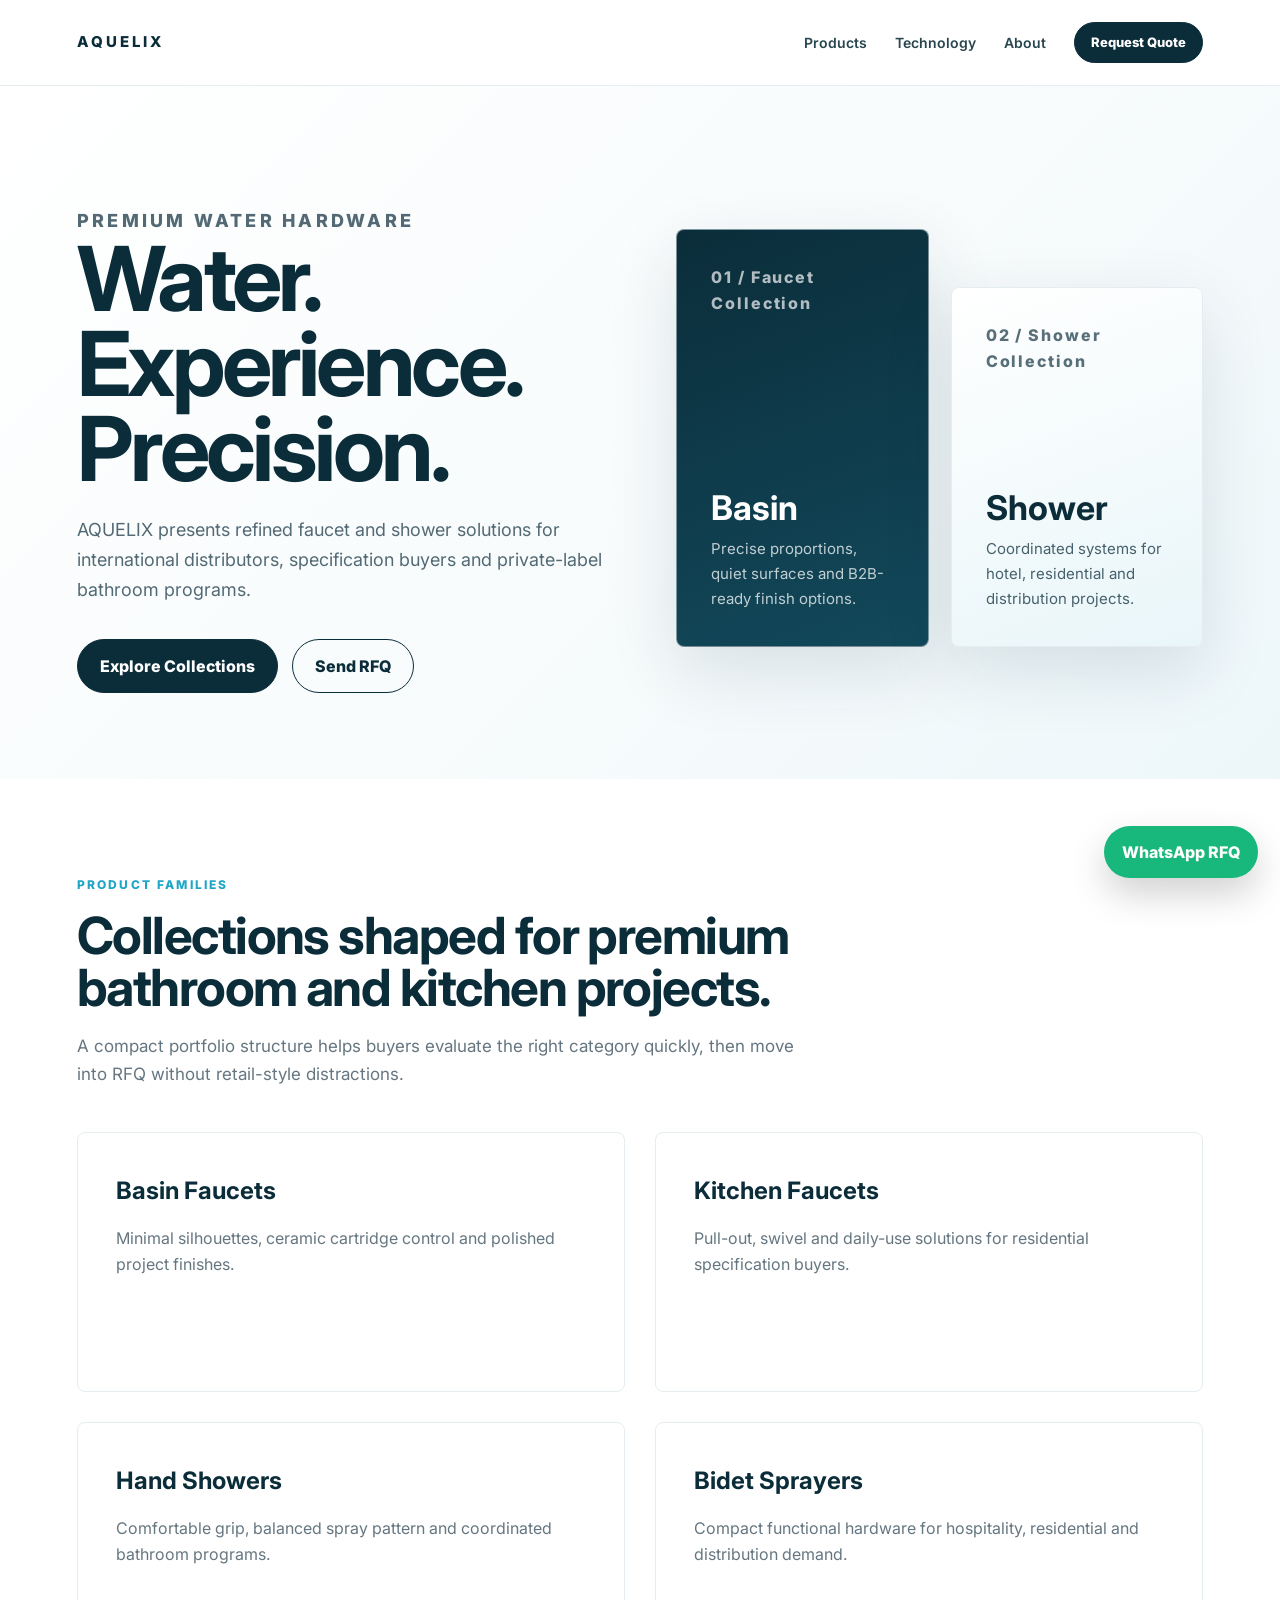
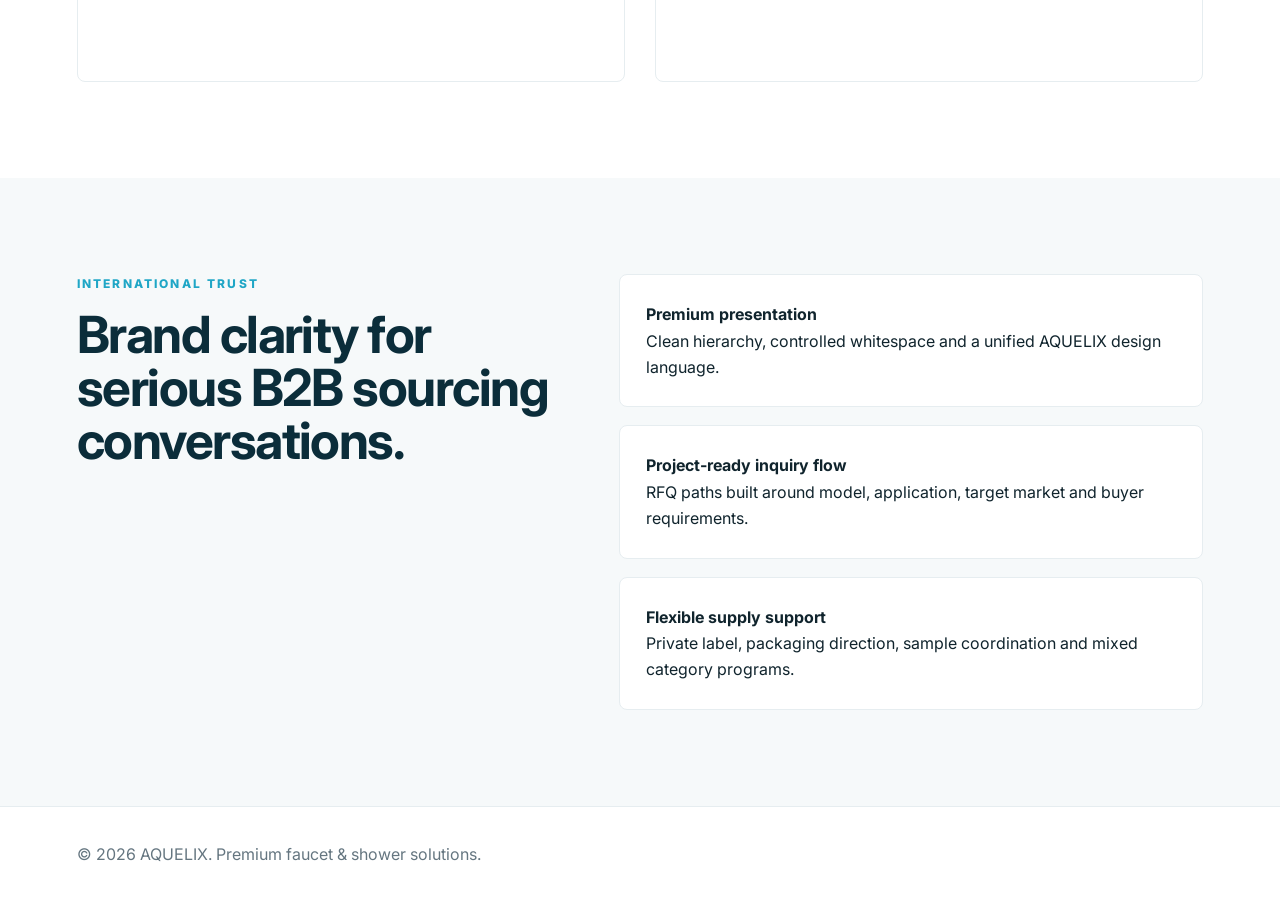
<file: index.html>
<!doctype html>
<html lang="en">
<head>
  <meta charset="utf-8" />
  <meta name="viewport" content="width=device-width, initial-scale=1" />
  <title>AQUELIX | Premium Faucet & Shower Solutions</title>
  <meta name="description" content="AQUELIX designs premium faucets, shower systems and bathroom hardware for global distributors, hotel projects and OEM/ODM programs." />
  <link rel="preconnect" href="https://fonts.googleapis.com">
  <link rel="preconnect" href="https://fonts.gstatic.com" crossorigin>
  <link href="https://fonts.googleapis.com/css2?family=Inter:wght@400;500;600;700;800&display=swap" rel="stylesheet">
  <link rel="stylesheet" href="assets/css/style.css" />
</head>
<body>
<header class="site-header">
  <a class="logo" href="index.html">AQUELIX</a>
  <nav>
    <a href="products.html">Products</a>
    <a href="technology.html">Technology</a>
    <a href="about.html">About</a>
    <a class="btn small" href="contact.html">Request Quote</a>
  </nav>
</header>

<main>
  <section class="hero">
    <div class="hero-copy">
      <p class="eyebrow">Premium water hardware</p>
      <h1>Water. Experience. Precision.</h1>
      <p>AQUELIX presents refined faucet and shower solutions for international distributors, specification buyers and private-label bathroom programs.</p>
      <div class="hero-actions">
        <a class="btn" href="products.html">Explore Collections</a>
        <a class="btn ghost" href="contact.html">Send RFQ</a>
      </div>
    </div>
    <div class="hero-panel" aria-label="AQUELIX product previews">
      <a class="water-card" href="products/basin-faucet-series.html">
        <span>01 / Faucet Collection</span>
        <div><h2>Basin</h2><p>Precise proportions, quiet surfaces and B2B-ready finish options.</p></div>
      </a>
      <a class="water-card" href="products/shower-system-series.html">
        <span>02 / Shower Collection</span>
        <div><h2>Shower</h2><p>Coordinated systems for hotel, residential and distribution projects.</p></div>
      </a>
    </div>
  </section>

  <section class="section">
    <p class="eyebrow">Product families</p>
    <h2>Collections shaped for premium bathroom and kitchen projects.</h2>
    <p class="section-lead">A compact portfolio structure helps buyers evaluate the right category quickly, then move into RFQ without retail-style distractions.</p>
    <div class="grid cards">
      <a class="card" href="products/basin-faucet-series.html"><h3>Basin Faucets</h3><p>Minimal silhouettes, ceramic cartridge control and polished project finishes.</p></a>
      <a class="card" href="products/kitchen-faucet-series.html"><h3>Kitchen Faucets</h3><p>Pull-out, swivel and daily-use solutions for residential specification buyers.</p></a>
      <a class="card" href="products/hand-shower-series.html"><h3>Hand Showers</h3><p>Comfortable grip, balanced spray pattern and coordinated bathroom programs.</p></a>
      <a class="card" href="products/bidet-sprayer-series.html"><h3>Bidet Sprayers</h3><p>Compact functional hardware for hospitality, residential and distribution demand.</p></a>
    </div>
  </section>

  <section class="split">
    <div>
      <p class="eyebrow">International trust</p>
      <h2>Brand clarity for serious B2B sourcing conversations.</h2>
    </div>
    <div class="features">
      <p><strong>Premium presentation</strong><br>Clean hierarchy, controlled whitespace and a unified AQUELIX design language.</p>
      <p><strong>Project-ready inquiry flow</strong><br>RFQ paths built around model, application, target market and buyer requirements.</p>
      <p><strong>Flexible supply support</strong><br>Private label, packaging direction, sample coordination and mixed category programs.</p>
    </div>
  </section>
</main>

<a class="whatsapp" href="https://wa.me/8613857854761" target="_blank" rel="noopener">WhatsApp RFQ</a>
<footer>© 2026 AQUELIX. Premium faucet & shower solutions.</footer>
<script src="assets/js/main.js"></script>
</body>
</html>
</file>
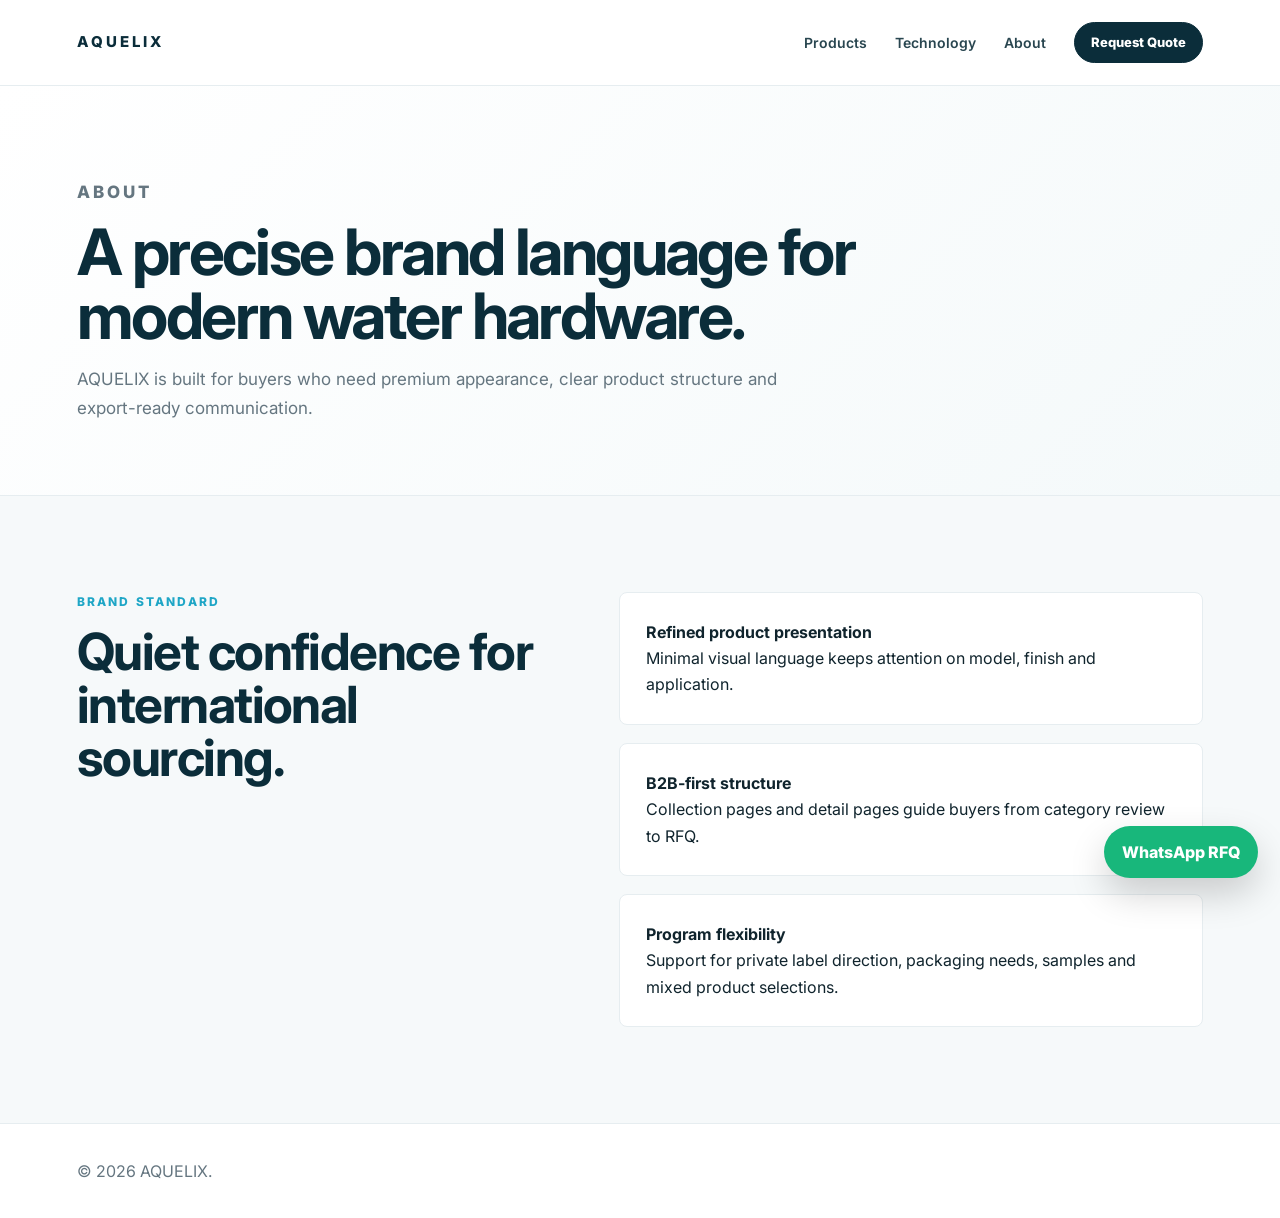
<file: about.html>
<!doctype html>
<html lang="en">
<head>
  <meta charset="utf-8" />
  <meta name="viewport" content="width=device-width, initial-scale=1" />
  <title>About AQUELIX | Premium Bathroom Hardware Supplier</title>
  <meta name="description" content="AQUELIX is a premium faucet and shower hardware brand for global distributors, project buyers and private-label bathroom programs." />
  <link rel="preconnect" href="https://fonts.googleapis.com">
  <link rel="preconnect" href="https://fonts.gstatic.com" crossorigin>
  <link href="https://fonts.googleapis.com/css2?family=Inter:wght@400;500;600;700;800&display=swap" rel="stylesheet">
  <link rel="stylesheet" href="assets/css/style.css" />
</head>
<body>
<header class="site-header"><a class="logo" href="index.html">AQUELIX</a><nav><a href="products.html">Products</a><a href="technology.html">Technology</a><a href="about.html">About</a><a class="btn small" href="contact.html">Request Quote</a></nav></header>
<main>
  <section class="page-hero"><p class="eyebrow">About</p><h1>A precise brand language for modern water hardware.</h1><p>AQUELIX is built for buyers who need premium appearance, clear product structure and export-ready communication.</p></section>
  <section class="split"><div><p class="eyebrow">Brand standard</p><h2>Quiet confidence for international sourcing.</h2></div><div class="features"><p><strong>Refined product presentation</strong><br>Minimal visual language keeps attention on model, finish and application.</p><p><strong>B2B-first structure</strong><br>Collection pages and detail pages guide buyers from category review to RFQ.</p><p><strong>Program flexibility</strong><br>Support for private label direction, packaging needs, samples and mixed product selections.</p></div></section>
</main>
<a class="whatsapp" href="https://wa.me/8613857854761" target="_blank" rel="noopener">WhatsApp RFQ</a><footer>© 2026 AQUELIX.</footer>
</body>
</html>
</file>
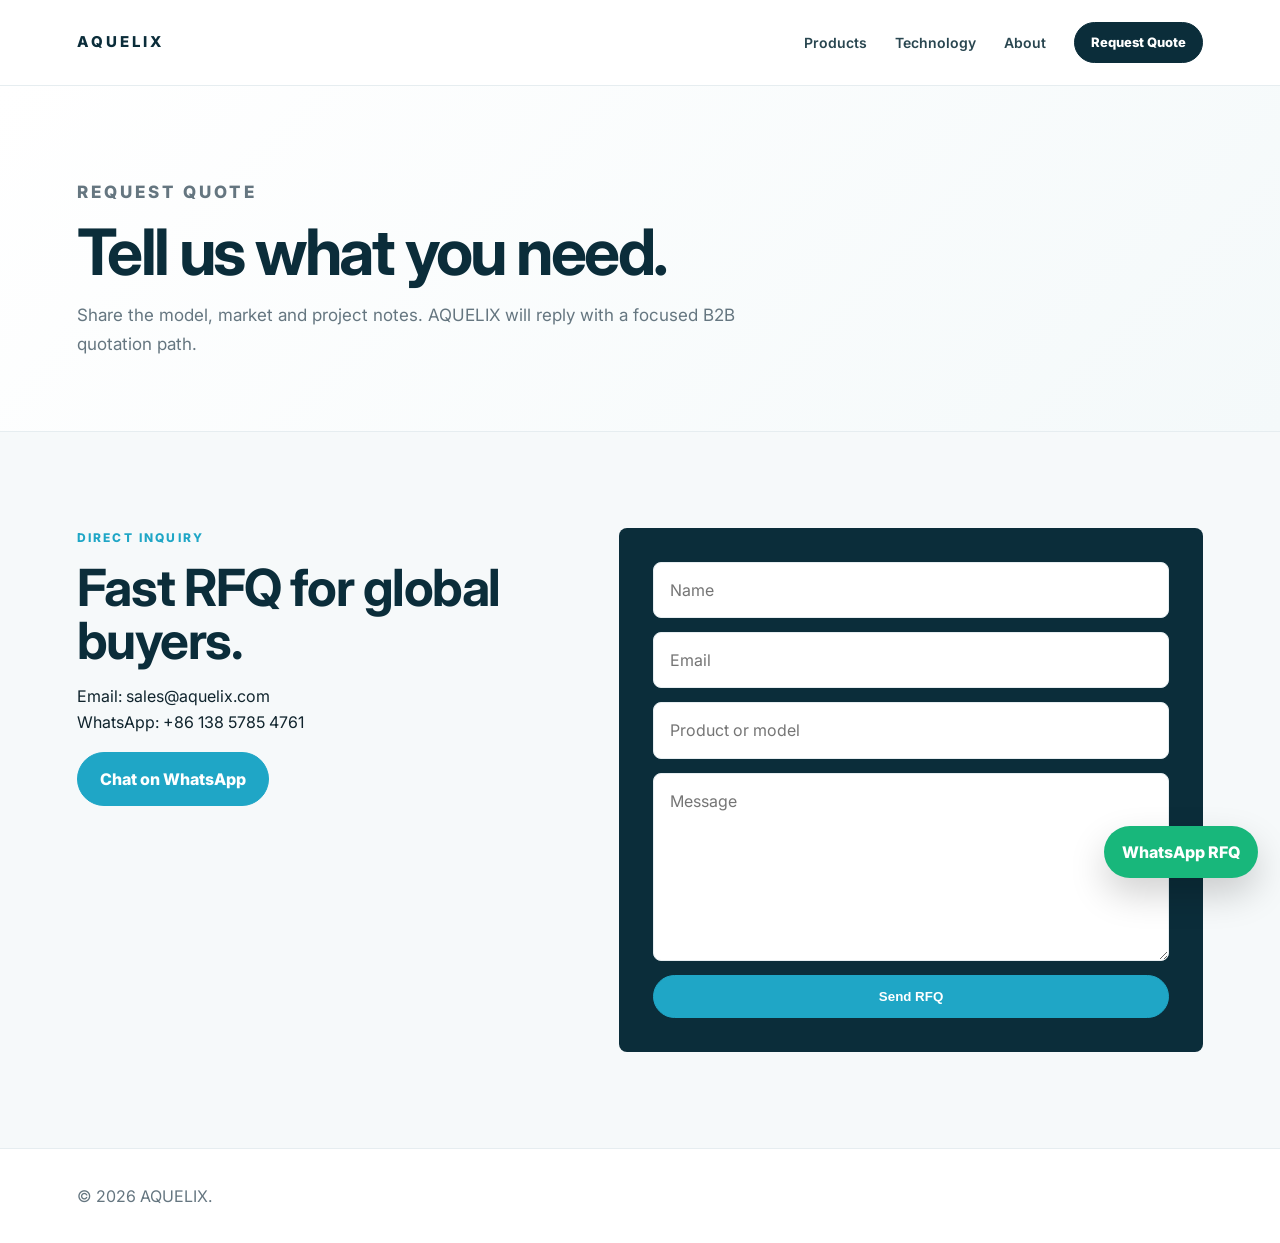
<file: contact.html>
<!doctype html>
<html lang="en">
<head>
  <meta charset="utf-8" />
  <meta name="viewport" content="width=device-width, initial-scale=1" />
  <title>Contact AQUELIX | Request Faucet & Shower Quote</title>
  <meta name="description" content="Send a simple RFQ to AQUELIX for premium faucets, shower systems, bathroom hardware and OEM/ODM B2B export projects." />
  <link rel="preconnect" href="https://fonts.googleapis.com">
  <link rel="preconnect" href="https://fonts.gstatic.com" crossorigin>
  <link href="https://fonts.googleapis.com/css2?family=Inter:wght@400;500;600;700;800&display=swap" rel="stylesheet">
  <link rel="stylesheet" href="assets/css/style.css" />
</head>
<body>
<header class="site-header"><a class="logo" href="index.html">AQUELIX</a><nav><a href="products.html">Products</a><a href="technology.html">Technology</a><a href="about.html">About</a><a class="btn small" href="contact.html">Request Quote</a></nav></header>
<main>
  <section class="page-hero"><p class="eyebrow">Request quote</p><h1>Tell us what you need.</h1><p>Share the model, market and project notes. AQUELIX will reply with a focused B2B quotation path.</p></section>
  <section class="split"><div><p class="eyebrow">Direct inquiry</p><h2>Fast RFQ for global buyers.</h2><p>Email: sales@aquelix.com<br>WhatsApp: +86 138 5785 4761</p><a class="btn accent" href="https://wa.me/8613857854761" target="_blank" rel="noopener">Chat on WhatsApp</a></div><div class="rfq-box"><form class="form" action="mailto:sales@aquelix.com" method="post" enctype="text/plain"><input name="name" placeholder="Name" required><input name="email" type="email" placeholder="Email" required><input id="product" name="product" placeholder="Product or model"><textarea name="message" rows="6" placeholder="Message"></textarea><button class="btn accent" type="submit">Send RFQ</button></form></div></section>
</main>
<a class="whatsapp" href="https://wa.me/8613857854761" target="_blank" rel="noopener">WhatsApp RFQ</a><footer>© 2026 AQUELIX.</footer><script src="assets/js/main.js"></script>
</body>
</html>
</file>
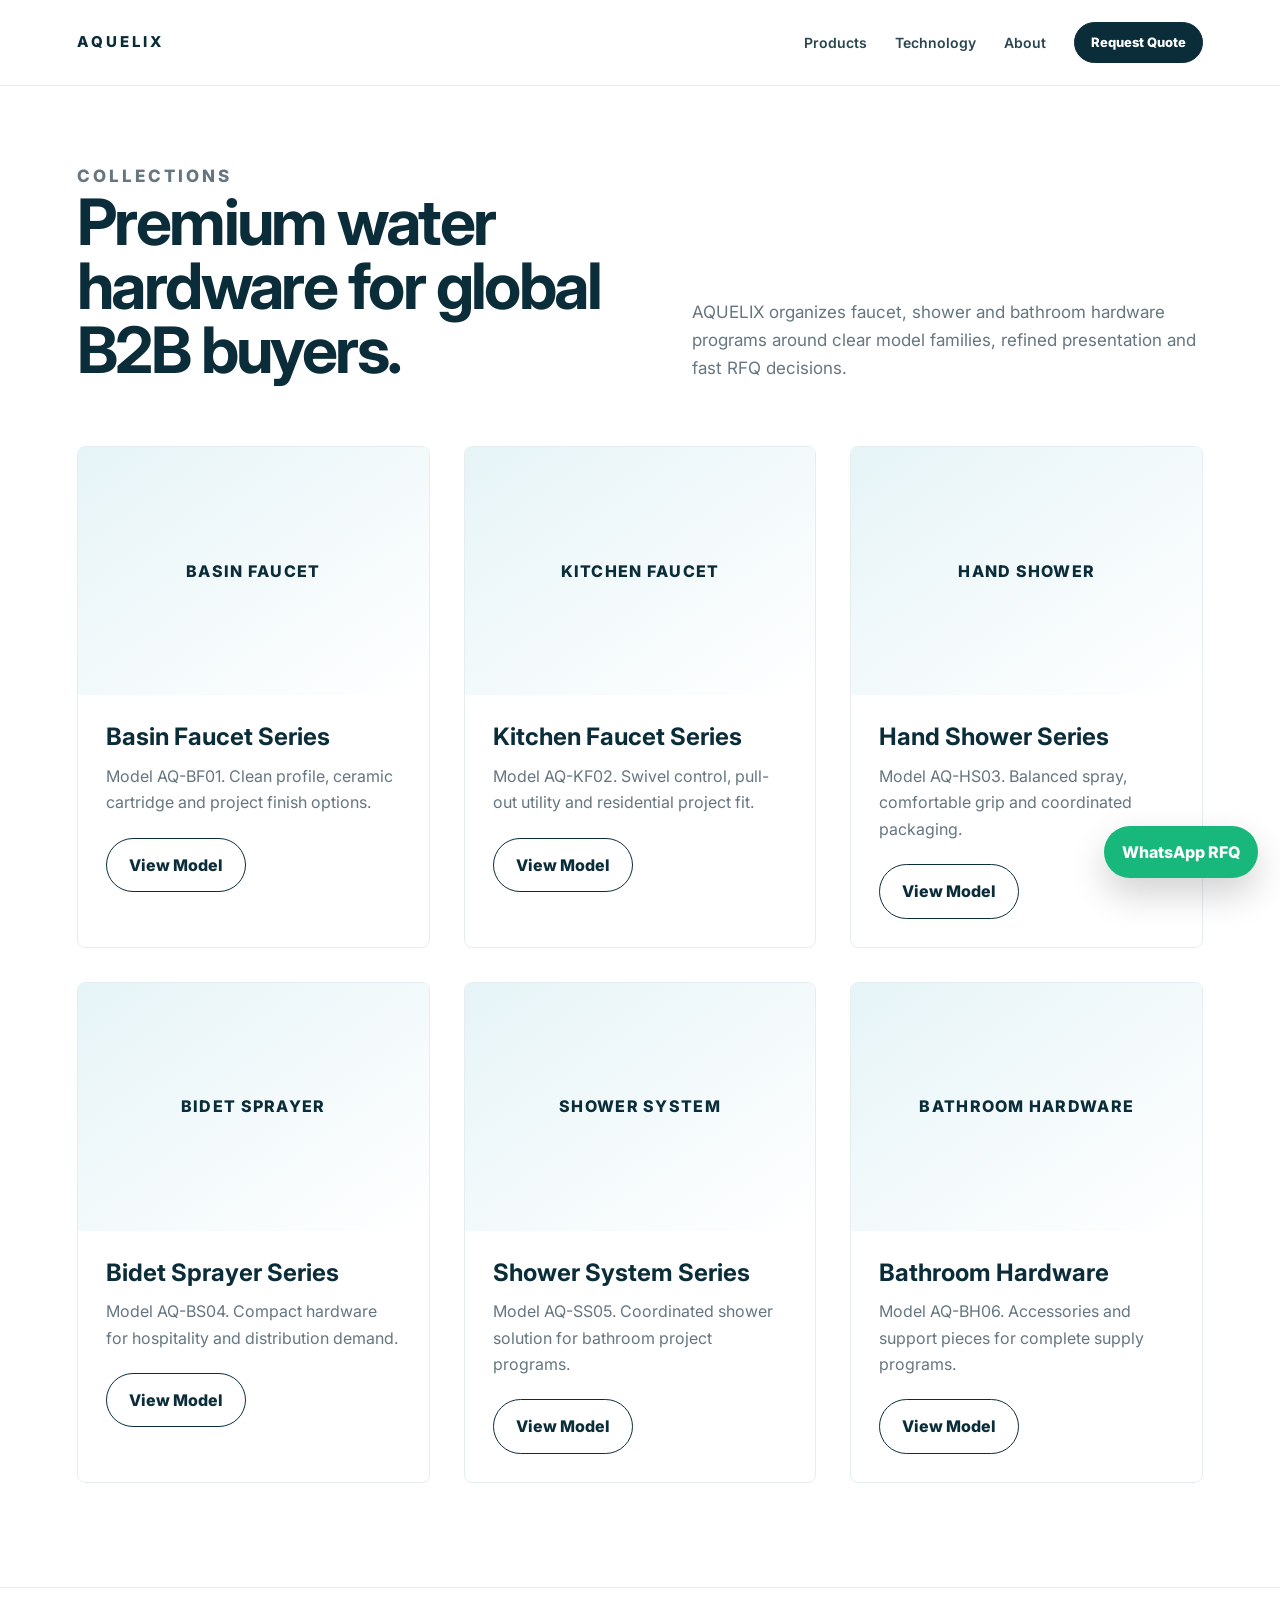
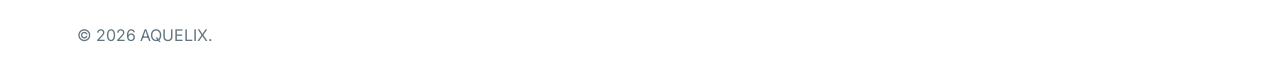
<file: products.html>
<!doctype html>
<html lang="en">
<head>
  <meta charset="utf-8" />
  <meta name="viewport" content="width=device-width, initial-scale=1" />
  <title>AQUELIX Collections | Faucets, Showers & Bathroom Hardware</title>
  <meta name="description" content="Explore AQUELIX premium faucet, shower, bidet sprayer and bathroom hardware collections for B2B export projects and private-label programs." />
  <link rel="preconnect" href="https://fonts.googleapis.com">
  <link rel="preconnect" href="https://fonts.gstatic.com" crossorigin>
  <link href="https://fonts.googleapis.com/css2?family=Inter:wght@400;500;600;700;800&display=swap" rel="stylesheet">
  <link rel="stylesheet" href="assets/css/style.css" />
</head>
<body>
<header class="site-header"><a class="logo" href="index.html">AQUELIX</a><nav><a href="products.html">Products</a><a href="technology.html">Technology</a><a href="about.html">About</a><a class="btn small" href="contact.html">Request Quote</a></nav></header>
<main>
  <section class="collection-header">
    <div><p class="eyebrow">Collections</p><h1>Premium water hardware for global B2B buyers.</h1></div>
    <p>AQUELIX organizes faucet, shower and bathroom hardware programs around clear model families, refined presentation and fast RFQ decisions.</p>
  </section>
  <section class="product-grid" aria-label="AQUELIX product collections">
    <article class="product-card" data-category="basin"><a href="products/basin-faucet-series.html"><div class="product-media">BASIN FAUCET</div><div class="product-body"><h2>Basin Faucet Series</h2><p>Model AQ-BF01. Clean profile, ceramic cartridge and project finish options.</p><span class="btn ghost">View Model</span></div></a></article>
    <article class="product-card" data-category="kitchen"><a href="products/kitchen-faucet-series.html"><div class="product-media">KITCHEN FAUCET</div><div class="product-body"><h2>Kitchen Faucet Series</h2><p>Model AQ-KF02. Swivel control, pull-out utility and residential project fit.</p><span class="btn ghost">View Model</span></div></a></article>
    <article class="product-card" data-category="shower"><a href="products/hand-shower-series.html"><div class="product-media">HAND SHOWER</div><div class="product-body"><h2>Hand Shower Series</h2><p>Model AQ-HS03. Balanced spray, comfortable grip and coordinated packaging.</p><span class="btn ghost">View Model</span></div></a></article>
    <article class="product-card" data-category="bidet"><a href="products/bidet-sprayer-series.html"><div class="product-media">BIDET SPRAYER</div><div class="product-body"><h2>Bidet Sprayer Series</h2><p>Model AQ-BS04. Compact hardware for hospitality and distribution demand.</p><span class="btn ghost">View Model</span></div></a></article>
    <article class="product-card" data-category="shower"><a href="products/shower-system-series.html"><div class="product-media">SHOWER SYSTEM</div><div class="product-body"><h2>Shower System Series</h2><p>Model AQ-SS05. Coordinated shower solution for bathroom project programs.</p><span class="btn ghost">View Model</span></div></a></article>
    <article class="product-card" data-category="bathroom"><a href="products/bathroom-hardware.html"><div class="product-media">BATHROOM HARDWARE</div><div class="product-body"><h2>Bathroom Hardware</h2><p>Model AQ-BH06. Accessories and support pieces for complete supply programs.</p><span class="btn ghost">View Model</span></div></a></article>
  </section>
</main>
<a class="whatsapp" href="https://wa.me/8613857854761" target="_blank" rel="noopener">WhatsApp RFQ</a><footer>© 2026 AQUELIX.</footer><script src="assets/js/main.js"></script>
</body>
</html>
</file>
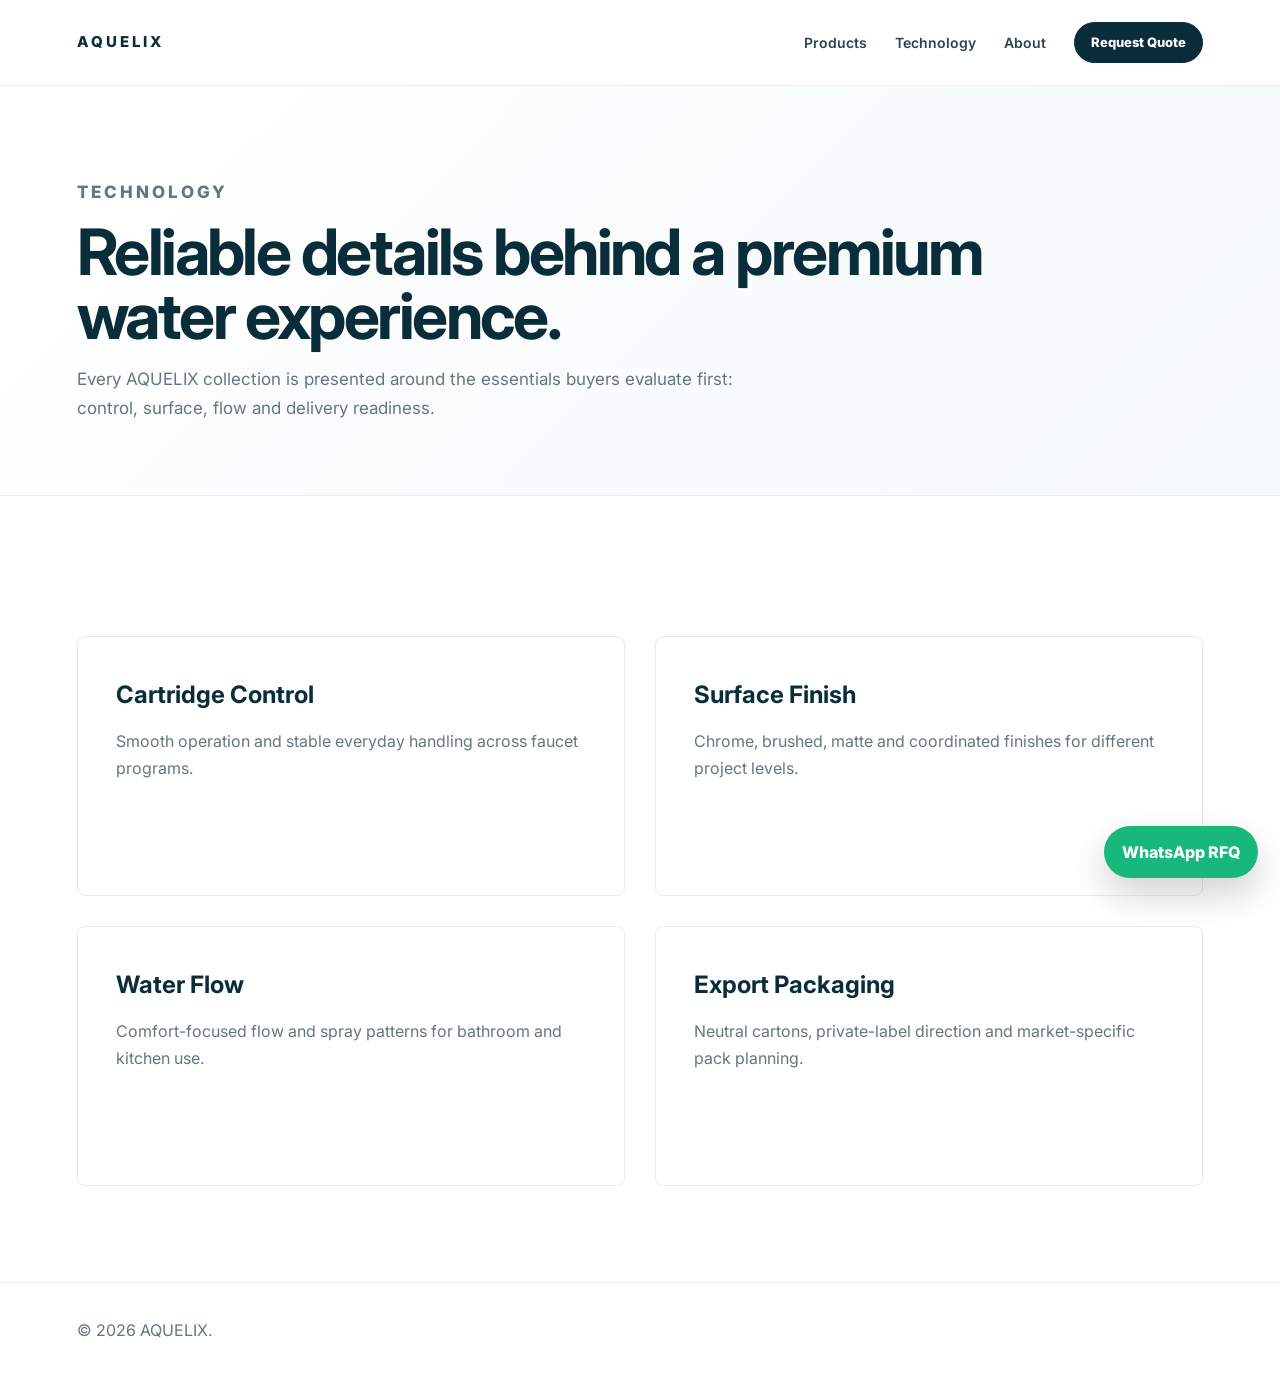
<file: technology.html>
<!doctype html>
<html lang="en">
<head>
  <meta charset="utf-8" />
  <meta name="viewport" content="width=device-width, initial-scale=1" />
  <title>AQUELIX Technology | Faucet Quality & Project Supply</title>
  <meta name="description" content="AQUELIX focuses on cartridge control, surface finish, water flow and packaging details for premium faucet and shower project supply." />
  <link rel="preconnect" href="https://fonts.googleapis.com">
  <link rel="preconnect" href="https://fonts.gstatic.com" crossorigin>
  <link href="https://fonts.googleapis.com/css2?family=Inter:wght@400;500;600;700;800&display=swap" rel="stylesheet">
  <link rel="stylesheet" href="assets/css/style.css" />
</head>
<body>
<header class="site-header"><a class="logo" href="index.html">AQUELIX</a><nav><a href="products.html">Products</a><a href="technology.html">Technology</a><a href="about.html">About</a><a class="btn small" href="contact.html">Request Quote</a></nav></header>
<main>
  <section class="page-hero"><p class="eyebrow">Technology</p><h1>Reliable details behind a premium water experience.</h1><p>Every AQUELIX collection is presented around the essentials buyers evaluate first: control, surface, flow and delivery readiness.</p></section>
  <section class="section"><div class="grid cards"><div class="card"><h3>Cartridge Control</h3><p>Smooth operation and stable everyday handling across faucet programs.</p></div><div class="card"><h3>Surface Finish</h3><p>Chrome, brushed, matte and coordinated finishes for different project levels.</p></div><div class="card"><h3>Water Flow</h3><p>Comfort-focused flow and spray patterns for bathroom and kitchen use.</p></div><div class="card"><h3>Export Packaging</h3><p>Neutral cartons, private-label direction and market-specific pack planning.</p></div></div></section>
</main>
<a class="whatsapp" href="https://wa.me/8613857854761" target="_blank" rel="noopener">WhatsApp RFQ</a><footer>© 2026 AQUELIX.</footer>
</body>
</html>
</file>
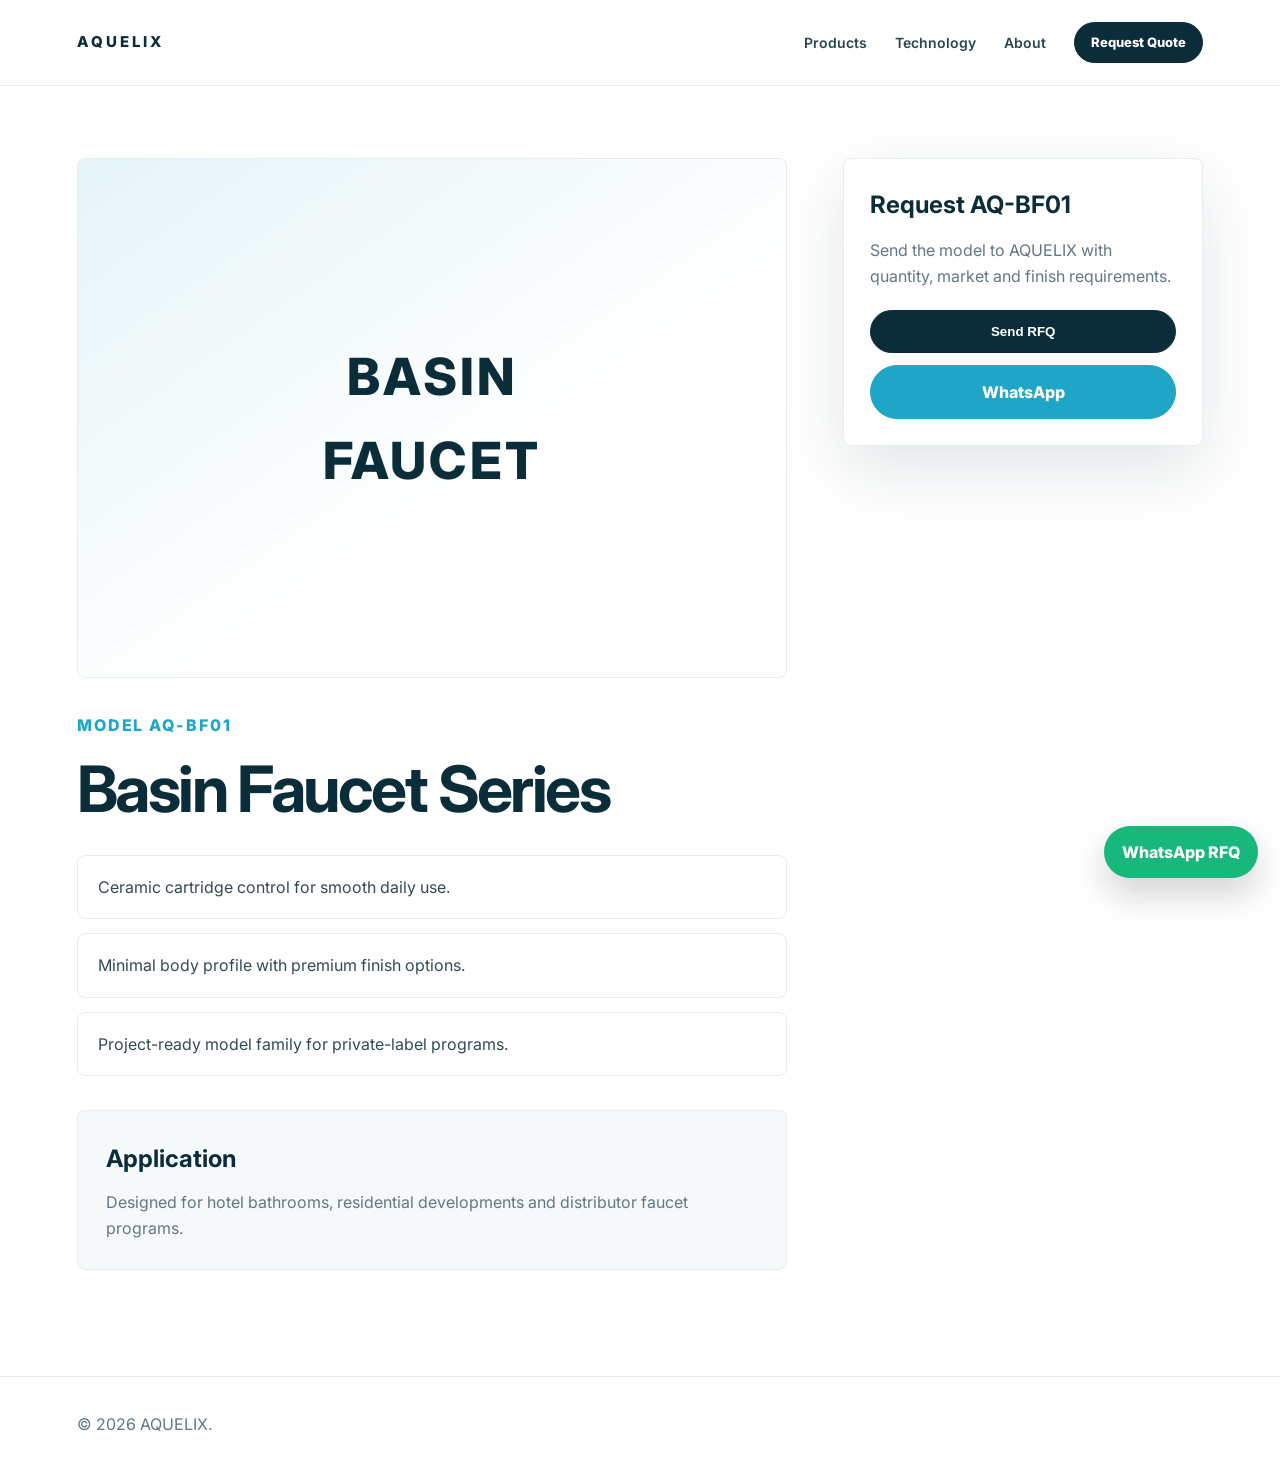
<file: products/basin-faucet-series.html>
<!doctype html>
<html lang="en">
<head>
  <meta charset="utf-8" />
  <meta name="viewport" content="width=device-width, initial-scale=1" />
  <title>AQ-BF01 Basin Faucet Series | AQUELIX</title>
  <meta name="description" content="AQUELIX AQ-BF01 Basin Faucet Series for premium bathroom projects, distributors and private-label B2B programs." />
  <link rel="preconnect" href="https://fonts.googleapis.com">
  <link rel="preconnect" href="https://fonts.gstatic.com" crossorigin>
  <link href="https://fonts.googleapis.com/css2?family=Inter:wght@400;500;600;700;800&display=swap" rel="stylesheet">
  <link rel="stylesheet" href="../assets/css/style.css" />
  <script type="application/ld+json">{"@context":"https://schema.org","@type":"Product","name":"AQUELIX AQ-BF01 Basin Faucet Series","model":"AQ-BF01","brand":{"@type":"Brand","name":"AQUELIX"},"category":"Basin Faucet","description":"Premium basin faucet series for bathroom projects, distributors and private-label programs."}</script>
</head>
<body>
<header class="site-header"><a class="logo" href="../index.html">AQUELIX</a><nav><a href="../products.html">Products</a><a href="../technology.html">Technology</a><a href="../about.html">About</a><a class="btn small" href="../contact.html">Request Quote</a></nav></header>
<main class="product-page">
  <section class="product-copy"><p class="model">Model AQ-BF01</p><h1>Basin Faucet Series</h1><div class="product-visual" aria-label="Basin Faucet Series product visual">BASIN<br>FAUCET</div><ul class="feature-list"><li>Ceramic cartridge control for smooth daily use.</li><li>Minimal body profile with premium finish options.</li><li>Project-ready model family for private-label programs.</li></ul><div class="application"><h2>Application</h2><p>Designed for hotel bathrooms, residential developments and distributor faucet programs.</p></div></section>
  <aside class="sticky-rfq"><h2>Request AQ-BF01</h2><p>Send the model to AQUELIX with quantity, market and finish requirements.</p><div class="sticky-actions"><button class="btn" data-rfq="AQ-BF01 Basin Faucet Series" data-contact="../contact.html">Send RFQ</button><a class="btn accent" href="https://wa.me/8613857854761?text=AQ-BF01%20Basin%20Faucet%20Series" target="_blank" rel="noopener">WhatsApp</a></div></aside>
</main>
<a class="whatsapp" href="https://wa.me/8613857854761" target="_blank" rel="noopener">WhatsApp RFQ</a><footer>© 2026 AQUELIX.</footer><script src="../assets/js/main.js"></script>
</body>
</html>
</file>
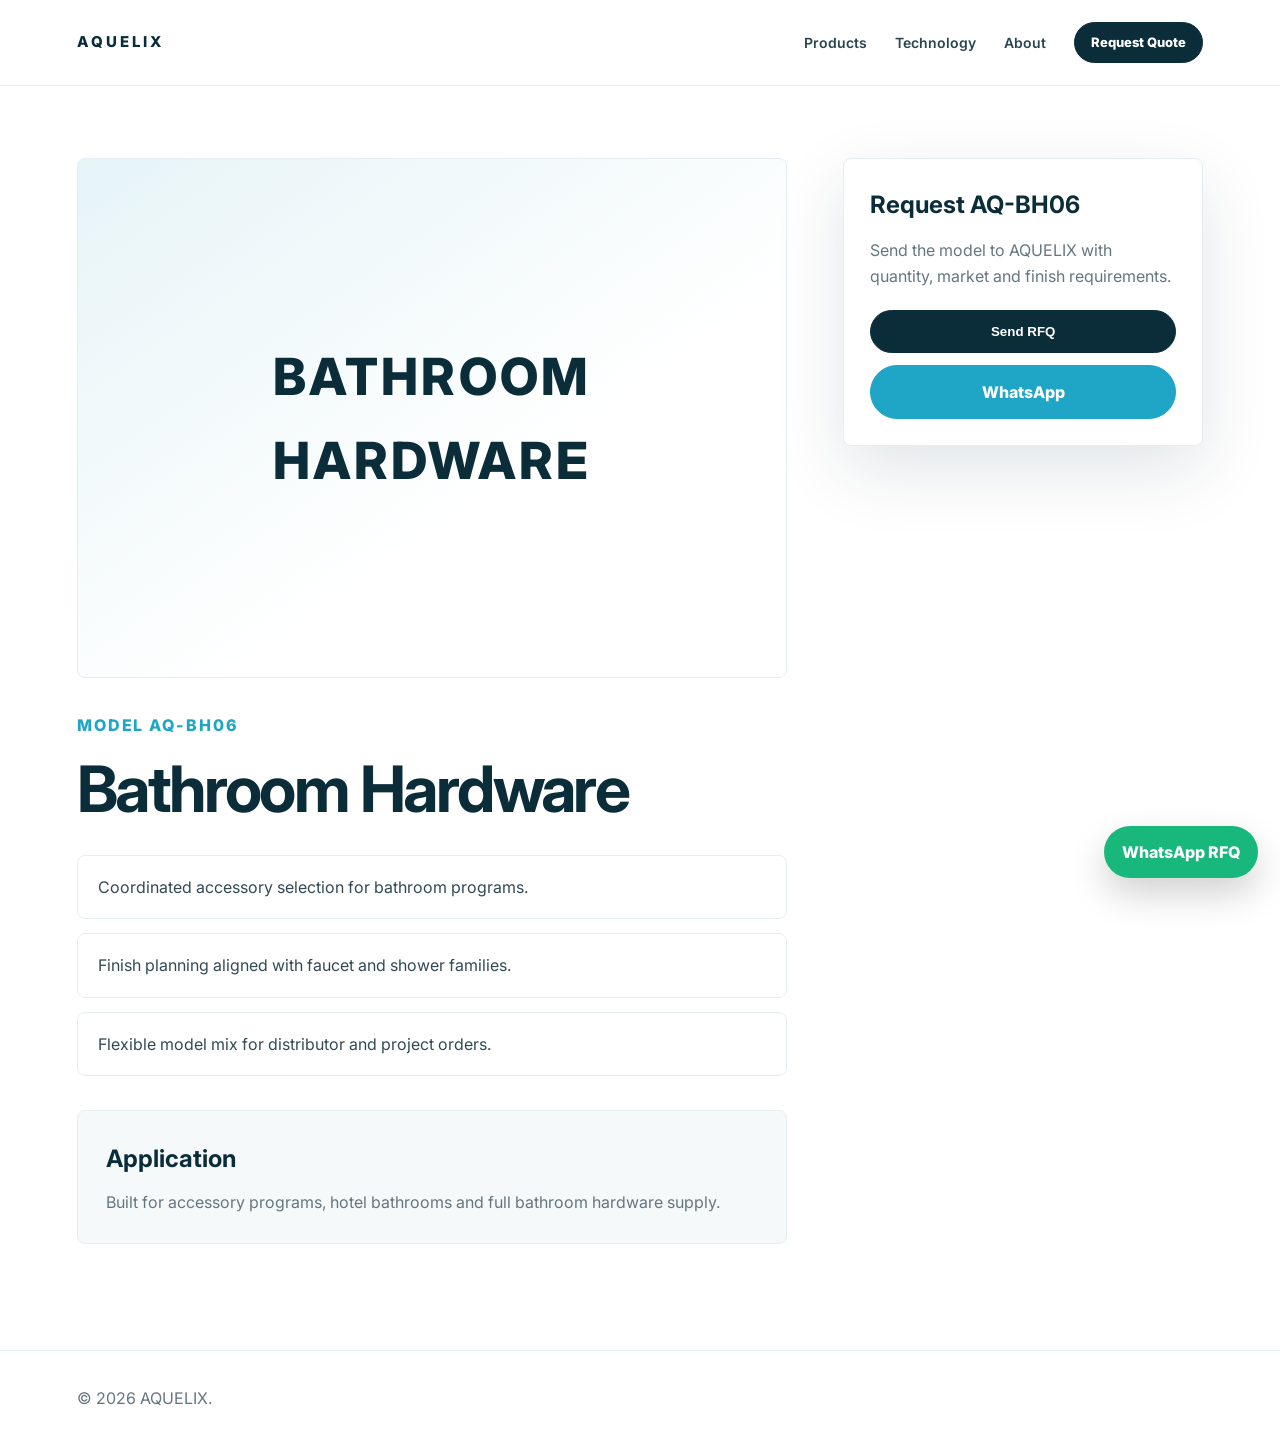
<file: products/bathroom-hardware.html>
<!doctype html>
<html lang="en">
<head>
  <meta charset="utf-8" />
  <meta name="viewport" content="width=device-width, initial-scale=1" />
  <title>AQ-BH06 Bathroom Hardware | AQUELIX</title>
  <meta name="description" content="AQUELIX AQ-BH06 Bathroom Hardware for accessory programs, project supply and premium B2B bathroom sourcing." />
  <link rel="preconnect" href="https://fonts.googleapis.com">
  <link rel="preconnect" href="https://fonts.gstatic.com" crossorigin>
  <link href="https://fonts.googleapis.com/css2?family=Inter:wght@400;500;600;700;800&display=swap" rel="stylesheet">
  <link rel="stylesheet" href="../assets/css/style.css" />
  <script type="application/ld+json">{"@context":"https://schema.org","@type":"Product","name":"AQUELIX AQ-BH06 Bathroom Hardware","model":"AQ-BH06","brand":{"@type":"Brand","name":"AQUELIX"},"category":"Bathroom Hardware","description":"Bathroom hardware series for accessory programs, project supply and premium B2B sourcing."}</script>
</head>
<body>
<header class="site-header"><a class="logo" href="../index.html">AQUELIX</a><nav><a href="../products.html">Products</a><a href="../technology.html">Technology</a><a href="../about.html">About</a><a class="btn small" href="../contact.html">Request Quote</a></nav></header>
<main class="product-page">
  <section class="product-copy"><p class="model">Model AQ-BH06</p><h1>Bathroom Hardware</h1><div class="product-visual" aria-label="Bathroom Hardware product visual">BATHROOM<br>HARDWARE</div><ul class="feature-list"><li>Coordinated accessory selection for bathroom programs.</li><li>Finish planning aligned with faucet and shower families.</li><li>Flexible model mix for distributor and project orders.</li></ul><div class="application"><h2>Application</h2><p>Built for accessory programs, hotel bathrooms and full bathroom hardware supply.</p></div></section>
  <aside class="sticky-rfq"><h2>Request AQ-BH06</h2><p>Send the model to AQUELIX with quantity, market and finish requirements.</p><div class="sticky-actions"><button class="btn" data-rfq="AQ-BH06 Bathroom Hardware" data-contact="../contact.html">Send RFQ</button><a class="btn accent" href="https://wa.me/8613857854761?text=AQ-BH06%20Bathroom%20Hardware" target="_blank" rel="noopener">WhatsApp</a></div></aside>
</main>
<a class="whatsapp" href="https://wa.me/8613857854761" target="_blank" rel="noopener">WhatsApp RFQ</a><footer>© 2026 AQUELIX.</footer><script src="../assets/js/main.js"></script>
</body>
</html>
</file>
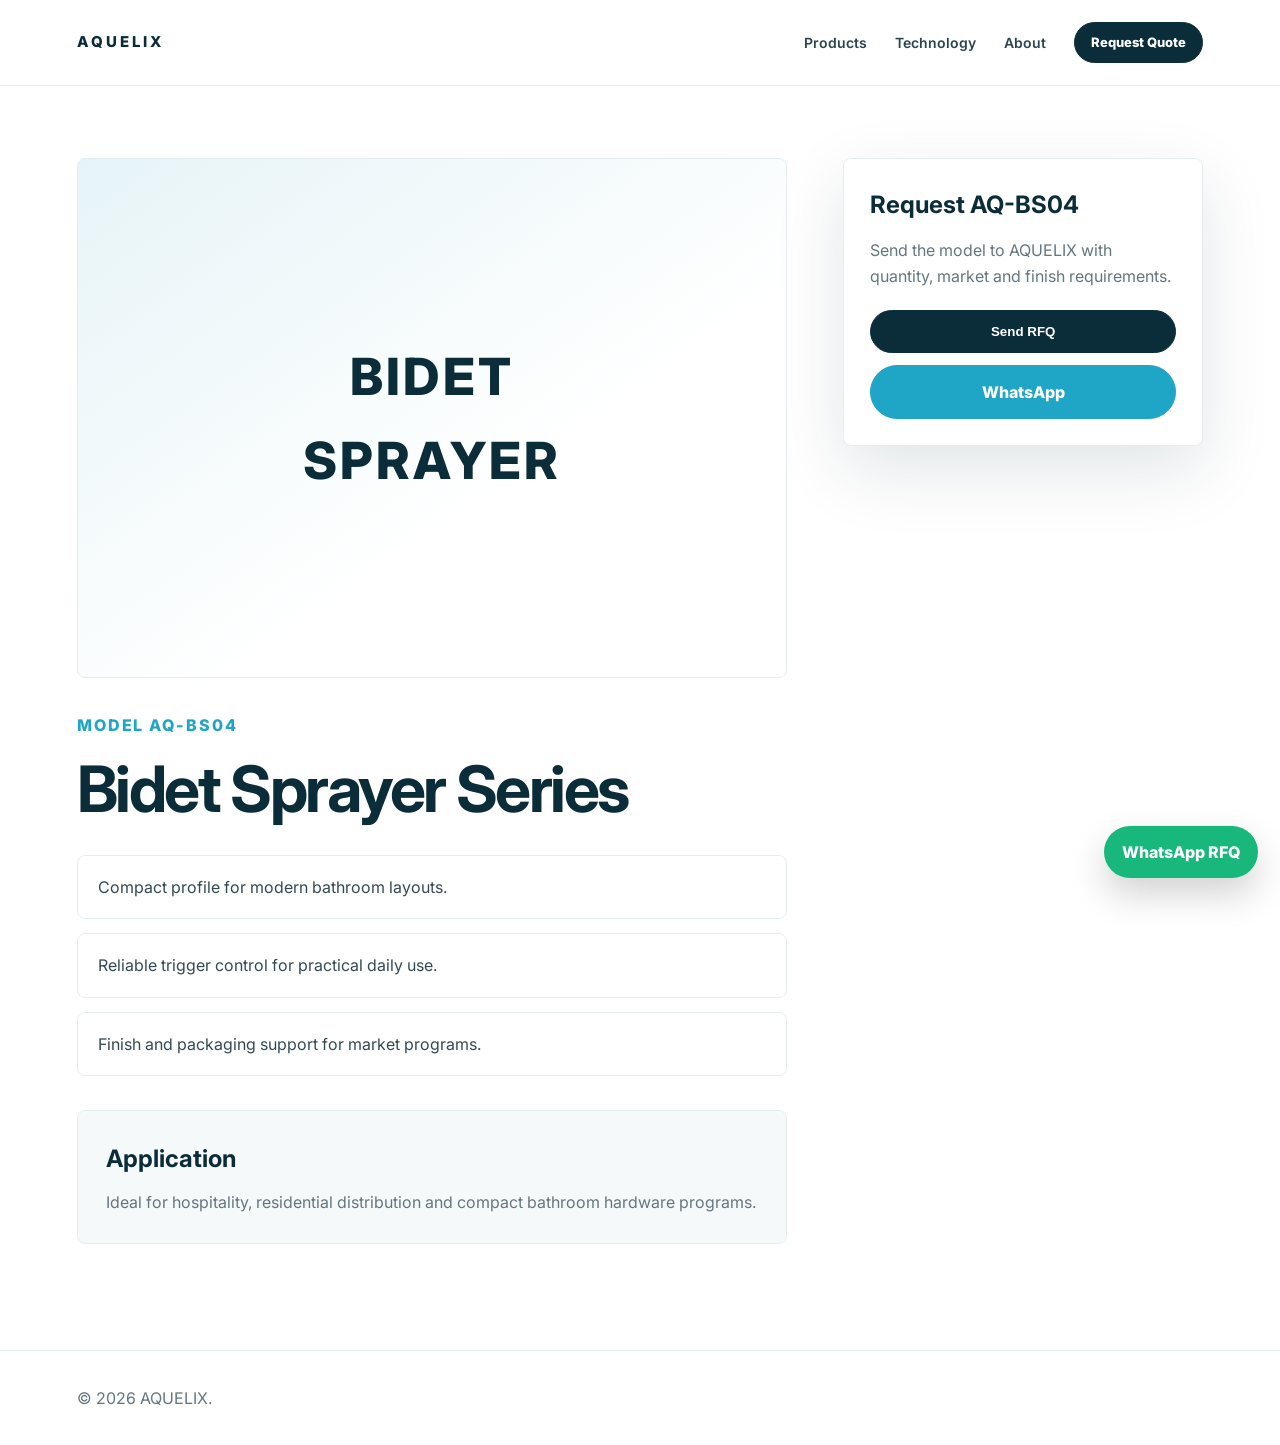
<file: products/bidet-sprayer-series.html>
<!doctype html>
<html lang="en">
<head>
  <meta charset="utf-8" />
  <meta name="viewport" content="width=device-width, initial-scale=1" />
  <title>AQ-BS04 Bidet Sprayer Series | AQUELIX</title>
  <meta name="description" content="AQUELIX AQ-BS04 Bidet Sprayer Series for compact bathroom hardware programs and international B2B buyers." />
  <link rel="preconnect" href="https://fonts.googleapis.com">
  <link rel="preconnect" href="https://fonts.gstatic.com" crossorigin>
  <link href="https://fonts.googleapis.com/css2?family=Inter:wght@400;500;600;700;800&display=swap" rel="stylesheet">
  <link rel="stylesheet" href="../assets/css/style.css" />
  <script type="application/ld+json">{"@context":"https://schema.org","@type":"Product","name":"AQUELIX AQ-BS04 Bidet Sprayer Series","model":"AQ-BS04","brand":{"@type":"Brand","name":"AQUELIX"},"category":"Bidet Sprayer","description":"Compact bidet sprayer series for bathroom hardware programs and international B2B buyers."}</script>
</head>
<body>
<header class="site-header"><a class="logo" href="../index.html">AQUELIX</a><nav><a href="../products.html">Products</a><a href="../technology.html">Technology</a><a href="../about.html">About</a><a class="btn small" href="../contact.html">Request Quote</a></nav></header>
<main class="product-page">
  <section class="product-copy"><p class="model">Model AQ-BS04</p><h1>Bidet Sprayer Series</h1><div class="product-visual" aria-label="Bidet Sprayer Series product visual">BIDET<br>SPRAYER</div><ul class="feature-list"><li>Compact profile for modern bathroom layouts.</li><li>Reliable trigger control for practical daily use.</li><li>Finish and packaging support for market programs.</li></ul><div class="application"><h2>Application</h2><p>Ideal for hospitality, residential distribution and compact bathroom hardware programs.</p></div></section>
  <aside class="sticky-rfq"><h2>Request AQ-BS04</h2><p>Send the model to AQUELIX with quantity, market and finish requirements.</p><div class="sticky-actions"><button class="btn" data-rfq="AQ-BS04 Bidet Sprayer Series" data-contact="../contact.html">Send RFQ</button><a class="btn accent" href="https://wa.me/8613857854761?text=AQ-BS04%20Bidet%20Sprayer%20Series" target="_blank" rel="noopener">WhatsApp</a></div></aside>
</main>
<a class="whatsapp" href="https://wa.me/8613857854761" target="_blank" rel="noopener">WhatsApp RFQ</a><footer>© 2026 AQUELIX.</footer><script src="../assets/js/main.js"></script>
</body>
</html>
</file>
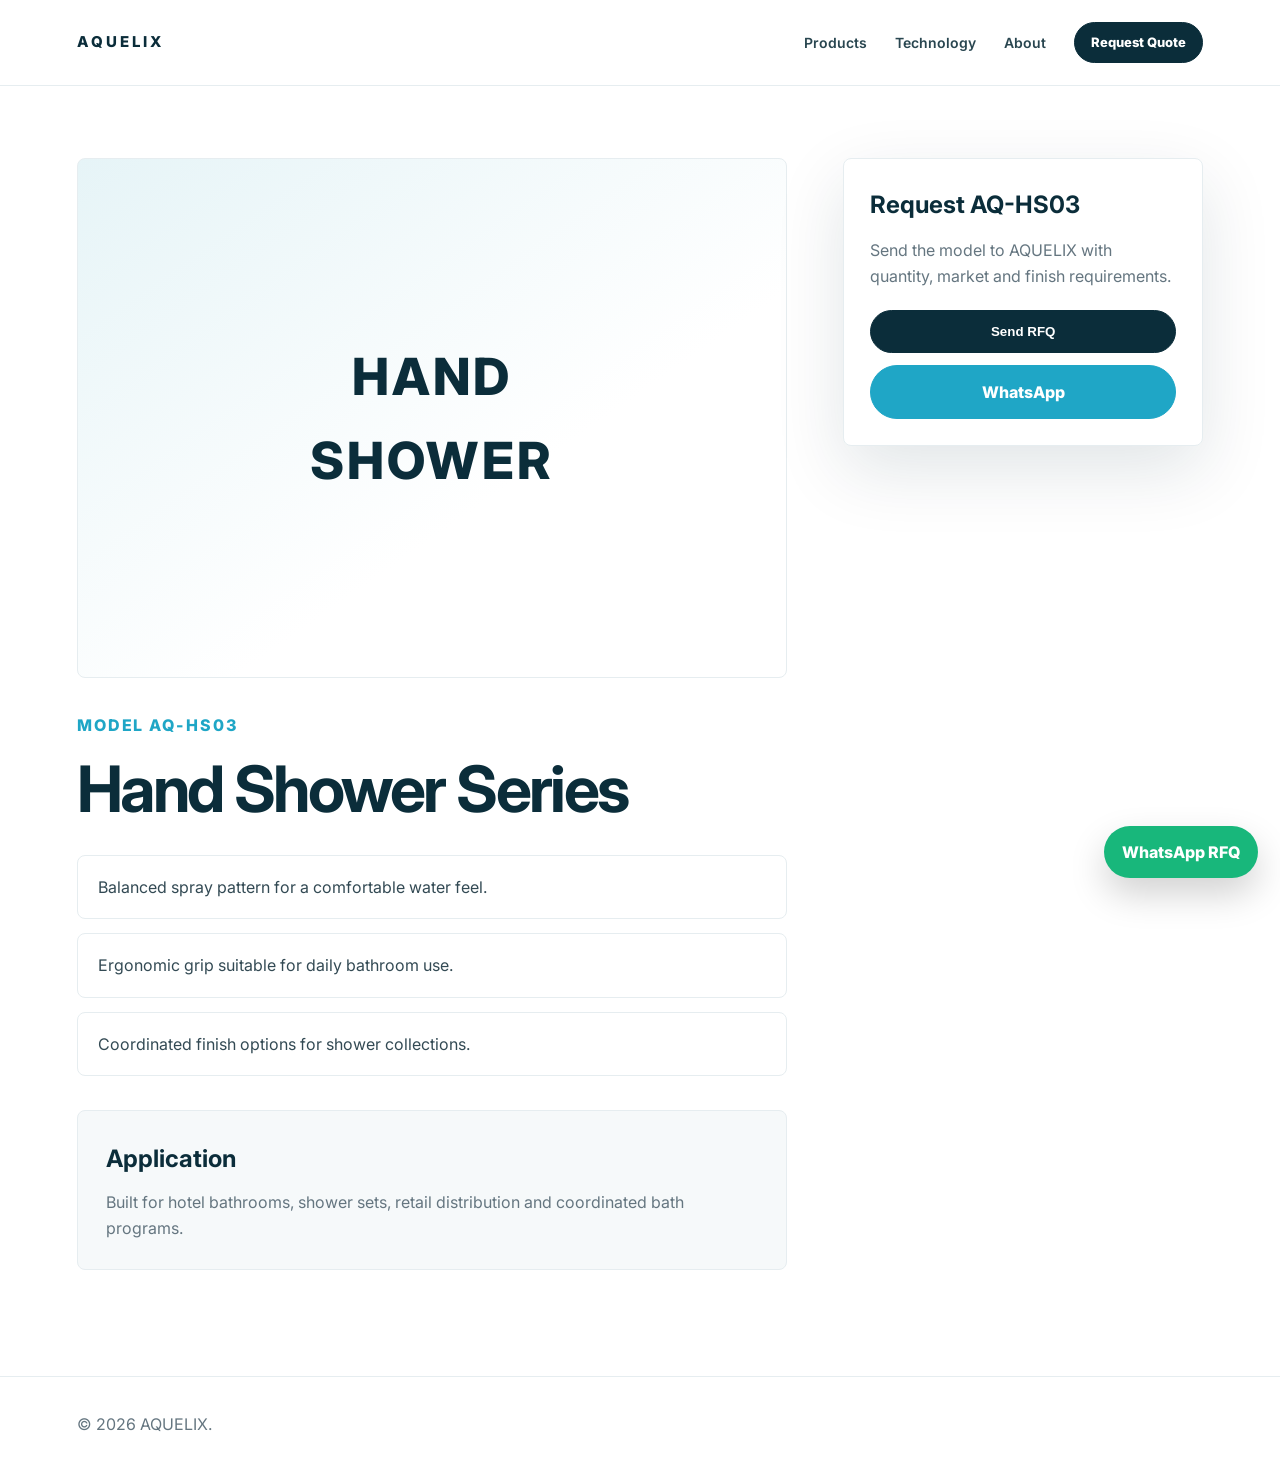
<file: products/hand-shower-series.html>
<!doctype html>
<html lang="en">
<head>
  <meta charset="utf-8" />
  <meta name="viewport" content="width=device-width, initial-scale=1" />
  <title>AQ-HS03 Hand Shower Series | AQUELIX</title>
  <meta name="description" content="AQUELIX AQ-HS03 Hand Shower Series for premium bathroom projects, hotel supply and B2B shower programs." />
  <link rel="preconnect" href="https://fonts.googleapis.com">
  <link rel="preconnect" href="https://fonts.gstatic.com" crossorigin>
  <link href="https://fonts.googleapis.com/css2?family=Inter:wght@400;500;600;700;800&display=swap" rel="stylesheet">
  <link rel="stylesheet" href="../assets/css/style.css" />
  <script type="application/ld+json">{"@context":"https://schema.org","@type":"Product","name":"AQUELIX AQ-HS03 Hand Shower Series","model":"AQ-HS03","brand":{"@type":"Brand","name":"AQUELIX"},"category":"Hand Shower","description":"Premium hand shower series for bathroom projects, hotel supply and B2B programs."}</script>
</head>
<body>
<header class="site-header"><a class="logo" href="../index.html">AQUELIX</a><nav><a href="../products.html">Products</a><a href="../technology.html">Technology</a><a href="../about.html">About</a><a class="btn small" href="../contact.html">Request Quote</a></nav></header>
<main class="product-page">
  <section class="product-copy"><p class="model">Model AQ-HS03</p><h1>Hand Shower Series</h1><div class="product-visual" aria-label="Hand Shower Series product visual">HAND<br>SHOWER</div><ul class="feature-list"><li>Balanced spray pattern for a comfortable water feel.</li><li>Ergonomic grip suitable for daily bathroom use.</li><li>Coordinated finish options for shower collections.</li></ul><div class="application"><h2>Application</h2><p>Built for hotel bathrooms, shower sets, retail distribution and coordinated bath programs.</p></div></section>
  <aside class="sticky-rfq"><h2>Request AQ-HS03</h2><p>Send the model to AQUELIX with quantity, market and finish requirements.</p><div class="sticky-actions"><button class="btn" data-rfq="AQ-HS03 Hand Shower Series" data-contact="../contact.html">Send RFQ</button><a class="btn accent" href="https://wa.me/8613857854761?text=AQ-HS03%20Hand%20Shower%20Series" target="_blank" rel="noopener">WhatsApp</a></div></aside>
</main>
<a class="whatsapp" href="https://wa.me/8613857854761" target="_blank" rel="noopener">WhatsApp RFQ</a><footer>© 2026 AQUELIX.</footer><script src="../assets/js/main.js"></script>
</body>
</html>
</file>
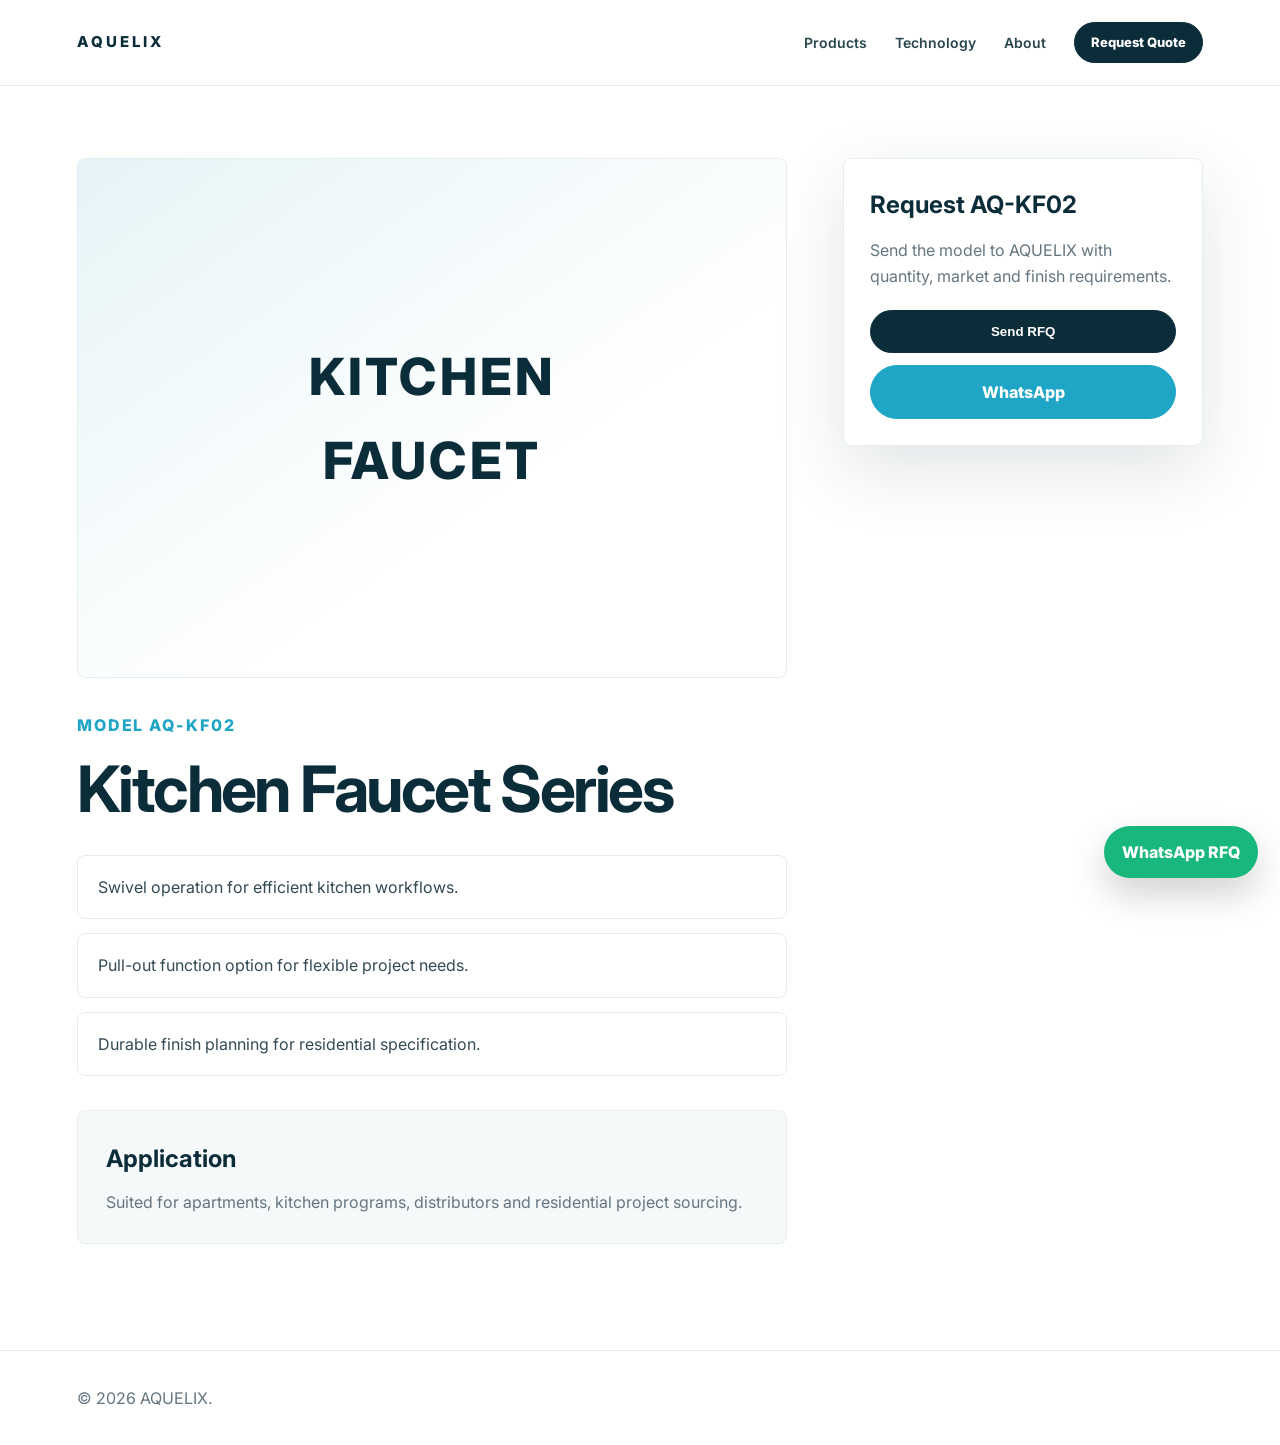
<file: products/kitchen-faucet-series.html>
<!doctype html>
<html lang="en">
<head>
  <meta charset="utf-8" />
  <meta name="viewport" content="width=device-width, initial-scale=1" />
  <title>AQ-KF02 Kitchen Faucet Series | AQUELIX</title>
  <meta name="description" content="AQUELIX AQ-KF02 Kitchen Faucet Series for residential projects, distributors and premium B2B kitchen programs." />
  <link rel="preconnect" href="https://fonts.googleapis.com">
  <link rel="preconnect" href="https://fonts.gstatic.com" crossorigin>
  <link href="https://fonts.googleapis.com/css2?family=Inter:wght@400;500;600;700;800&display=swap" rel="stylesheet">
  <link rel="stylesheet" href="../assets/css/style.css" />
  <script type="application/ld+json">{"@context":"https://schema.org","@type":"Product","name":"AQUELIX AQ-KF02 Kitchen Faucet Series","model":"AQ-KF02","brand":{"@type":"Brand","name":"AQUELIX"},"category":"Kitchen Faucet","description":"Premium kitchen faucet series for residential projects and B2B distribution programs."}</script>
</head>
<body>
<header class="site-header"><a class="logo" href="../index.html">AQUELIX</a><nav><a href="../products.html">Products</a><a href="../technology.html">Technology</a><a href="../about.html">About</a><a class="btn small" href="../contact.html">Request Quote</a></nav></header>
<main class="product-page">
  <section class="product-copy"><p class="model">Model AQ-KF02</p><h1>Kitchen Faucet Series</h1><div class="product-visual" aria-label="Kitchen Faucet Series product visual">KITCHEN<br>FAUCET</div><ul class="feature-list"><li>Swivel operation for efficient kitchen workflows.</li><li>Pull-out function option for flexible project needs.</li><li>Durable finish planning for residential specification.</li></ul><div class="application"><h2>Application</h2><p>Suited for apartments, kitchen programs, distributors and residential project sourcing.</p></div></section>
  <aside class="sticky-rfq"><h2>Request AQ-KF02</h2><p>Send the model to AQUELIX with quantity, market and finish requirements.</p><div class="sticky-actions"><button class="btn" data-rfq="AQ-KF02 Kitchen Faucet Series" data-contact="../contact.html">Send RFQ</button><a class="btn accent" href="https://wa.me/8613857854761?text=AQ-KF02%20Kitchen%20Faucet%20Series" target="_blank" rel="noopener">WhatsApp</a></div></aside>
</main>
<a class="whatsapp" href="https://wa.me/8613857854761" target="_blank" rel="noopener">WhatsApp RFQ</a><footer>© 2026 AQUELIX.</footer><script src="../assets/js/main.js"></script>
</body>
</html>
</file>
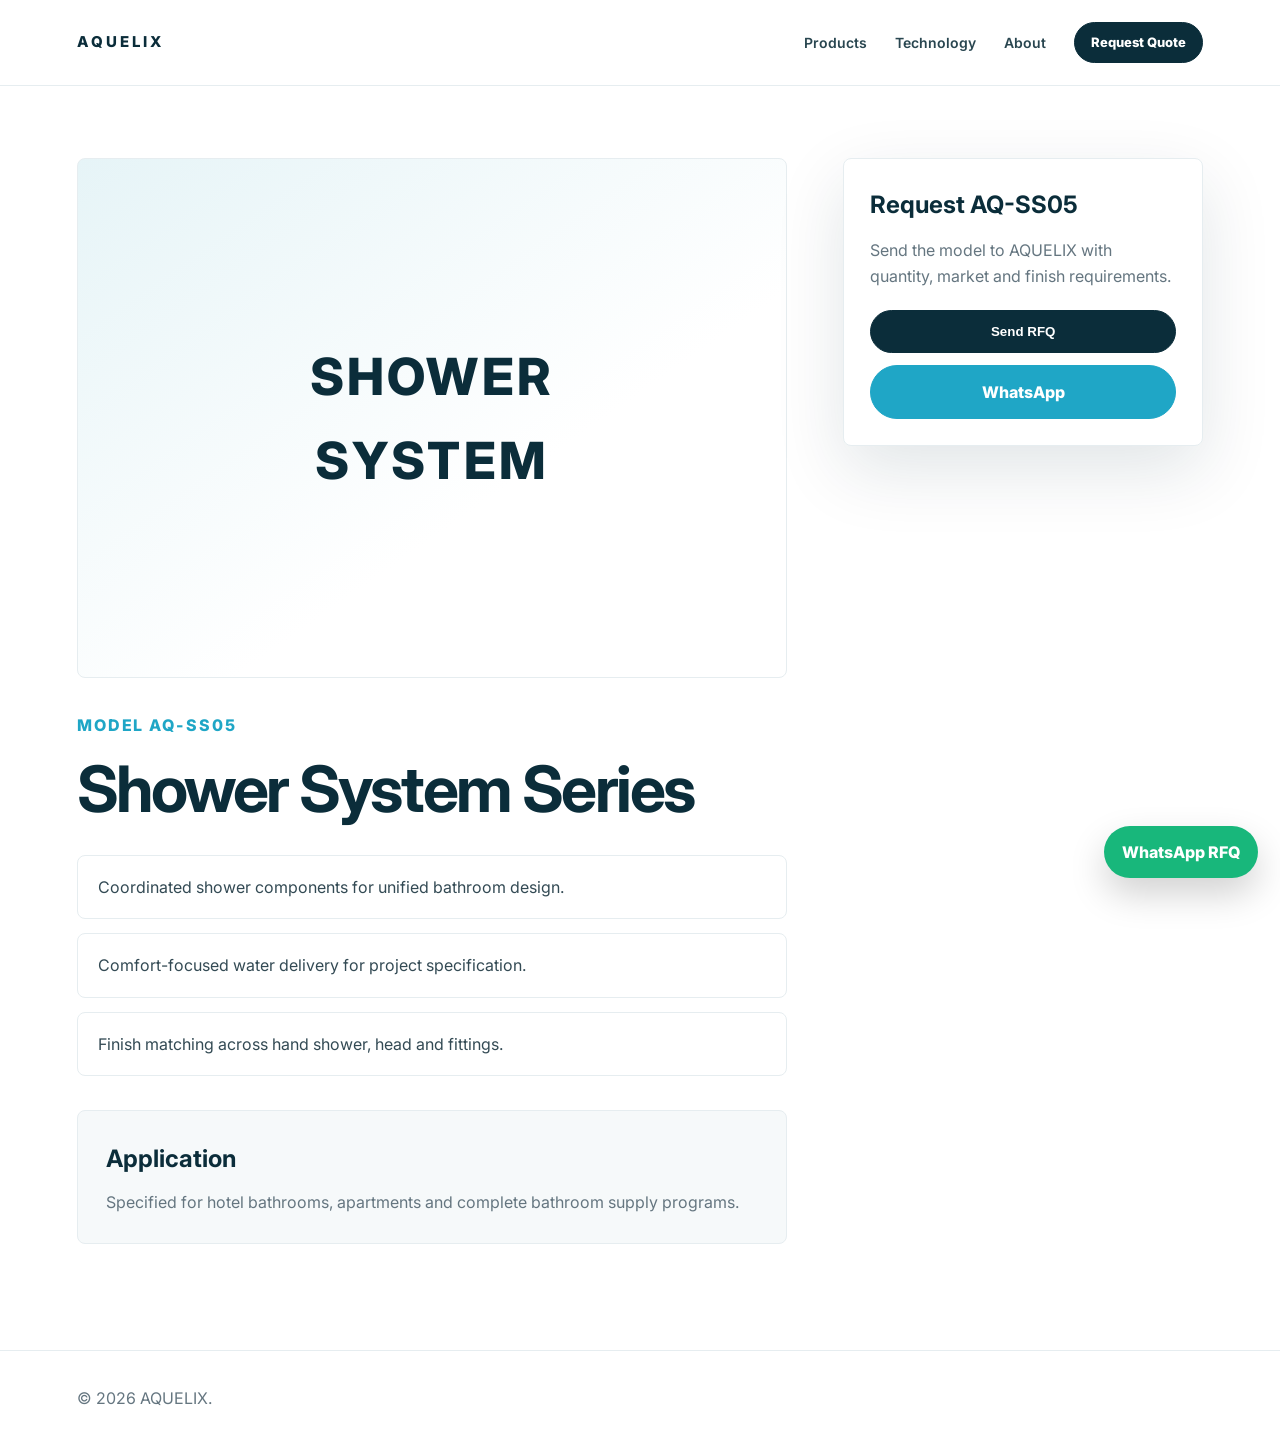
<file: products/shower-system-series.html>
<!doctype html>
<html lang="en">
<head>
  <meta charset="utf-8" />
  <meta name="viewport" content="width=device-width, initial-scale=1" />
  <title>AQ-SS05 Shower System Series | AQUELIX</title>
  <meta name="description" content="AQUELIX AQ-SS05 Shower System Series for coordinated bathroom projects, hotel programs and premium B2B supply." />
  <link rel="preconnect" href="https://fonts.googleapis.com">
  <link rel="preconnect" href="https://fonts.gstatic.com" crossorigin>
  <link href="https://fonts.googleapis.com/css2?family=Inter:wght@400;500;600;700;800&display=swap" rel="stylesheet">
  <link rel="stylesheet" href="../assets/css/style.css" />
  <script type="application/ld+json">{"@context":"https://schema.org","@type":"Product","name":"AQUELIX AQ-SS05 Shower System Series","model":"AQ-SS05","brand":{"@type":"Brand","name":"AQUELIX"},"category":"Shower System","description":"Coordinated shower system series for bathroom projects, hotel programs and premium B2B supply."}</script>
</head>
<body>
<header class="site-header"><a class="logo" href="../index.html">AQUELIX</a><nav><a href="../products.html">Products</a><a href="../technology.html">Technology</a><a href="../about.html">About</a><a class="btn small" href="../contact.html">Request Quote</a></nav></header>
<main class="product-page">
  <section class="product-copy"><p class="model">Model AQ-SS05</p><h1>Shower System Series</h1><div class="product-visual" aria-label="Shower System Series product visual">SHOWER<br>SYSTEM</div><ul class="feature-list"><li>Coordinated shower components for unified bathroom design.</li><li>Comfort-focused water delivery for project specification.</li><li>Finish matching across hand shower, head and fittings.</li></ul><div class="application"><h2>Application</h2><p>Specified for hotel bathrooms, apartments and complete bathroom supply programs.</p></div></section>
  <aside class="sticky-rfq"><h2>Request AQ-SS05</h2><p>Send the model to AQUELIX with quantity, market and finish requirements.</p><div class="sticky-actions"><button class="btn" data-rfq="AQ-SS05 Shower System Series" data-contact="../contact.html">Send RFQ</button><a class="btn accent" href="https://wa.me/8613857854761?text=AQ-SS05%20Shower%20System%20Series" target="_blank" rel="noopener">WhatsApp</a></div></aside>
</main>
<a class="whatsapp" href="https://wa.me/8613857854761" target="_blank" rel="noopener">WhatsApp RFQ</a><footer>© 2026 AQUELIX.</footer><script src="../assets/js/main.js"></script>
</body>
</html>
</file>
<file: assets/css/style.css>
:root{--primary:#0B2D3A;--accent:#1FA6C6;--ink:#10242d;--muted:#657680;--line:#e6edf0;--soft:#f6f9fa;--white:#fff;--shadow:0 24px 70px rgba(11,45,58,.12);--radius:8px}*{box-sizing:border-box}html{scroll-behavior:smooth}body{margin:0;font-family:Inter,Arial,sans-serif;color:var(--ink);background:var(--white);line-height:1.65;-webkit-font-smoothing:antialiased}a{color:inherit;text-decoration:none}img{max-width:100%;height:auto;display:block}[loading=lazy]{content-visibility:auto}.site-header{position:sticky;top:0;z-index:30;display:flex;justify-content:space-between;align-items:center;gap:28px;padding:22px 6vw;background:rgba(255,255,255,.94);backdrop-filter:blur(18px);border-bottom:1px solid var(--line)}.logo{font-weight:800;letter-spacing:.2em;color:var(--primary);font-size:15px}nav{display:flex;gap:28px;align-items:center}nav a{font-size:14px;color:#294650;font-weight:600}.btn{display:inline-flex;align-items:center;justify-content:center;border-radius:999px;background:var(--primary);color:#fff;padding:13px 22px;font-weight:800;border:1px solid var(--primary);transition:transform .22s ease,box-shadow .22s ease,background .22s ease}.btn:hover{transform:translateY(-2px);box-shadow:0 16px 36px rgba(11,45,58,.18)}.btn.ghost{background:transparent;color:var(--primary)}.btn.accent{background:var(--accent);border-color:var(--accent)}.btn.small{padding:9px 16px;font-size:13px}.eyebrow{text-transform:uppercase;letter-spacing:.18em;font-size:12px;font-weight:800;color:var(--accent);margin:0 0 14px}.hero{min-height:76vh;display:grid;grid-template-columns:1fr 1fr;gap:72px;align-items:center;padding:96px 6vw 86px;background:linear-gradient(135deg,#fff 0%,#f7fbfc 58%,#edf7fa 100%)}.hero h1{font-size:clamp(52px,7vw,104px);line-height:.95;margin:0;color:var(--primary);letter-spacing:-.04em;max-width:820px}.hero p{max-width:620px;font-size:18px;color:#536a75;margin:24px 0 0}.hero-actions{display:flex;gap:14px;margin-top:34px;flex-wrap:wrap}.hero-panel{display:grid;grid-template-columns:1fr 1fr;gap:22px}.water-card{min-height:360px;padding:34px;border:1px solid rgba(255,255,255,.45);border-radius:var(--radius);background:linear-gradient(160deg,var(--primary),#12495b);color:#fff;box-shadow:var(--shadow);display:flex;flex-direction:column;justify-content:space-between;transition:transform .28s ease,box-shadow .28s ease}.water-card:nth-child(2){margin-top:58px;background:linear-gradient(160deg,#fff,#e9f6f9);color:var(--primary);border-color:var(--line)}.water-card:hover{transform:translateY(-6px);box-shadow:0 32px 80px rgba(11,45,58,.18)}.water-card span{opacity:.68;font-weight:800;letter-spacing:.12em}.water-card h2{font-size:34px;line-height:1;margin:0 0 12px}.water-card p{font-size:15px;color:inherit;opacity:.74;margin:0}.section{padding:96px 6vw}.section.soft{background:var(--soft)}.section h2,.split h2{font-size:clamp(32px,4vw,60px);line-height:1.03;color:var(--primary);letter-spacing:-.03em;max-width:920px;margin:0}.section-lead{max-width:720px;color:var(--muted);font-size:17px;margin:18px 0 0}.grid{display:grid;grid-template-columns:repeat(2,1fr);gap:30px;margin-top:44px}.card{display:block;padding:38px;border:1px solid var(--line);border-radius:var(--radius);background:#fff;min-height:260px;transition:transform .25s ease,box-shadow .25s ease,border-color .25s ease}.card:hover{transform:translateY(-5px);box-shadow:var(--shadow);border-color:#d5e5ea}.card h3{font-size:24px;color:var(--primary);margin:0 0 14px}.card p{color:var(--muted);margin:0}.split{display:grid;grid-template-columns:.9fr 1.1fr;gap:64px;padding:96px 6vw;background:var(--soft);align-items:start}.features{display:grid;gap:18px}.features p{padding:26px;border-radius:var(--radius);background:#fff;border:1px solid var(--line);margin:0}.page-hero{padding:92px 6vw 56px;background:linear-gradient(135deg,#fff,#f4f9fa);border-bottom:1px solid var(--line)}.page-hero h1{font-size:clamp(42px,5vw,76px);color:var(--primary);letter-spacing:-.04em;line-height:1;margin:0;max-width:920px}.page-hero p{max-width:700px;color:var(--muted);font-size:17px}.collection-header{display:grid;grid-template-columns:1fr .9fr;gap:48px;align-items:end;padding:76px 6vw 20px}.collection-header h1{font-size:clamp(42px,5vw,76px);line-height:1;margin:0;color:var(--primary);letter-spacing:-.04em}.collection-header p{color:var(--muted);font-size:17px;margin:0}.product-grid{display:grid;grid-template-columns:repeat(3,1fr);gap:34px;padding:44px 6vw 104px}.product-card{border:1px solid var(--line);border-radius:var(--radius);overflow:hidden;background:#fff;transition:transform .25s ease,box-shadow .25s ease}.product-card:hover{transform:translateY(-5px);box-shadow:var(--shadow)}.product-media{height:248px;background:linear-gradient(145deg,#e6f4f7,#fff);display:grid;place-items:center;color:var(--primary);font-weight:800;letter-spacing:.08em;text-align:center}.product-body{padding:28px}.product-body h2{color:var(--primary);font-size:24px;line-height:1.15;margin:0 0 12px}.product-body p{color:var(--muted);margin:0 0 22px}.product-page{display:grid;grid-template-columns:minmax(0,1.1fr) 360px;gap:56px;padding:72px 6vw 106px;align-items:start}.product-visual{min-height:520px;margin:0 0 34px;border-radius:var(--radius);background:linear-gradient(145deg,#e6f4f7 0%,#fff 62%);display:grid;place-items:center;color:var(--primary);font-size:clamp(28px,4vw,58px);font-weight:800;letter-spacing:.06em;text-align:center;border:1px solid var(--line)}.product-copy h1{font-size:clamp(40px,5vw,76px);line-height:1;margin:0;color:var(--primary);letter-spacing:-.04em}.model{margin:0 0 18px;color:var(--accent);font-weight:800;letter-spacing:.12em;text-transform:uppercase}.feature-list{display:grid;gap:14px;margin:34px 0;padding:0;list-style:none}.feature-list li{padding:18px 20px;border:1px solid var(--line);border-radius:var(--radius);background:#fff;color:#334a54}.application{padding:28px;border-radius:var(--radius);background:var(--soft);border:1px solid var(--line)}.application h2{margin:0 0 10px;color:var(--primary);font-size:24px}.application p{margin:0;color:var(--muted)}.sticky-rfq{position:sticky;top:104px;padding:26px;border-radius:var(--radius);border:1px solid var(--line);box-shadow:var(--shadow);background:#fff}.sticky-rfq h2{margin:0 0 12px;color:var(--primary);font-size:24px}.sticky-rfq p{color:var(--muted);margin:0 0 20px}.sticky-actions{display:grid;gap:12px}.rfq-box{padding:34px;border-radius:var(--radius);background:var(--primary);color:#fff}.form{display:grid;gap:14px}.form input,.form textarea,.form select{width:100%;padding:14px 16px;border-radius:var(--radius);border:1px solid var(--line);font:inherit;background:#fff}.form button{cursor:pointer}.whatsapp{position:fixed;right:22px;bottom:22px;z-index:40;background:#18b77b;color:#fff;padding:13px 18px;border-radius:999px;font-weight:800;box-shadow:0 16px 36px rgba(0,0,0,.18)}footer{padding:34px 6vw;border-top:1px solid var(--line);color:var(--muted);background:#fff}@media(max-width:980px){.hero,.split,.collection-header,.product-page{grid-template-columns:1fr}.hero-panel{grid-template-columns:1fr}.water-card,.water-card:nth-child(2){min-height:240px;margin-top:0}.product-grid{grid-template-columns:1fr 1fr}.sticky-rfq{position:static}.site-header{align-items:flex-start;flex-direction:column}.hero{padding-top:58px}}@media(max-width:640px){nav{gap:12px;flex-wrap:wrap}.grid,.product-grid{grid-template-columns:1fr}.hero h1{font-size:46px}.hero,.section,.split,.page-hero,.collection-header,.product-page{padding-left:22px;padding-right:22px}.whatsapp{right:16px;bottom:16px}.btn{width:100%}.hero-actions{width:100%}}
</file>
